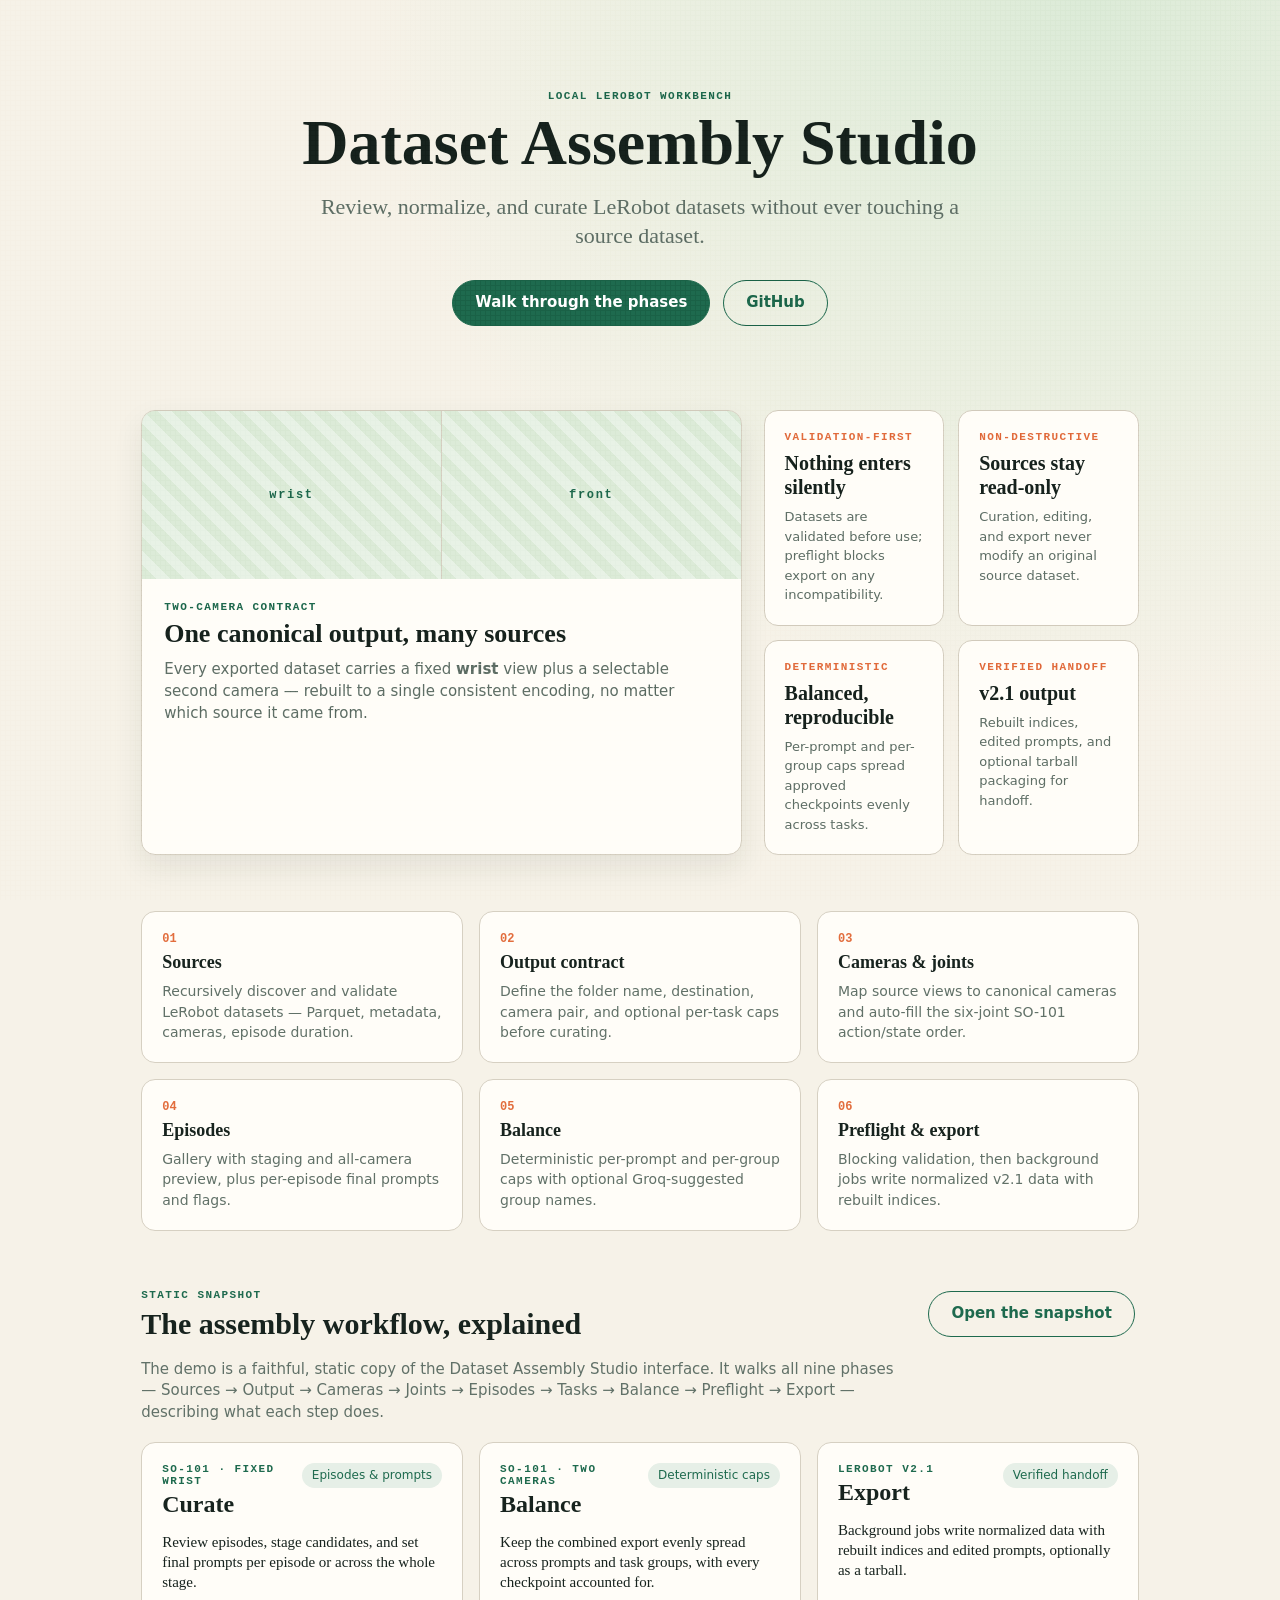
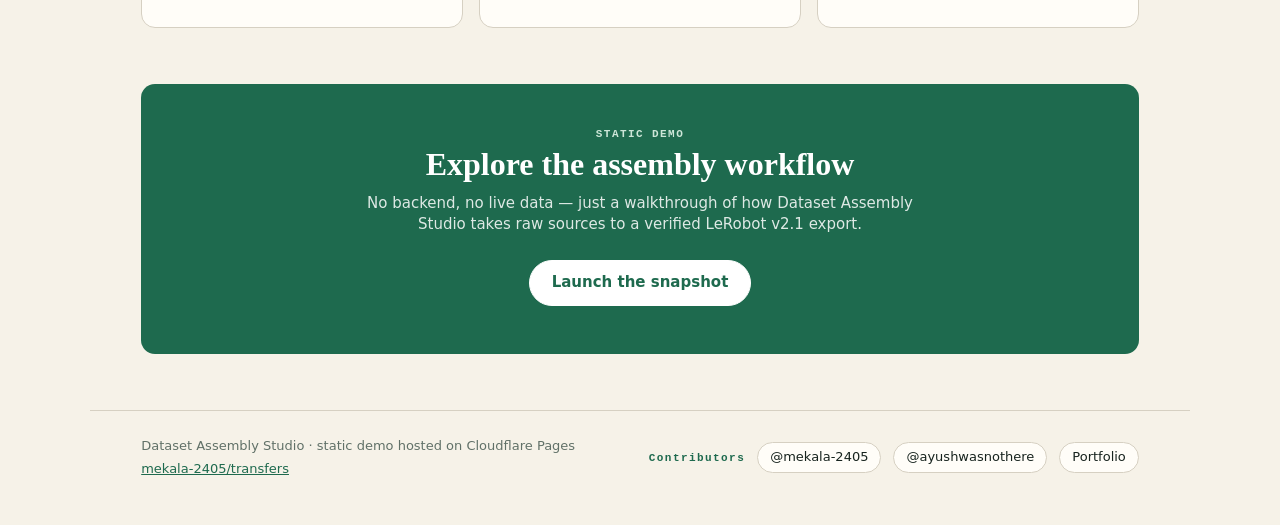
<file: site/index.html>
<!doctype html>
<html lang="en">
  <head>
    <meta charset="utf-8">
    <meta name="viewport" content="width=device-width,initial-scale=1">
    <title>Dataset Assembly Studio — curated LeRobot v2.1 datasets</title>
    <meta name="description" content="Dataset Assembly Studio: discover LeRobot datasets, curate episodes, balance selections, and export verified LeRobot v2.1 data.">
    <link rel="icon" type="image/png" sizes="32x32" href="favicon-32.png">
    <link rel="icon" type="image/png" sizes="192x192" href="favicon-192.png">
    <link rel="apple-touch-icon" href="favicon-192.png">
    <meta name="theme-color" content="#1e6a4e">
    <link rel="stylesheet" href="assets/site.css">
  </head>
  <body>
    <a class="skip" href="#main">Skip to content</a>
    <header>
      <p class="eyebrow">LOCAL LEROBOT WORKBENCH</p>
      <h1>Dataset Assembly Studio</h1>
      <p>Review, normalize, and curate LeRobot datasets without ever touching a source dataset.</p>
      <a class="btn primary" href="demo.html">Walk through the phases</a>
      <a class="btn" href="https://github.com/mekala-2405/transfers">GitHub</a>
    </header>

    <main id="main">
      <section class="hero">
        <div class="hero-card">
          <div class="hero-visual">
            <div class="cam-label">wrist</div>
            <div class="cam-label">front</div>
          </div>
          <div>
            <p class="eyebrow">TWO-CAMERA CONTRACT</p>
            <h2>One canonical output, many sources</h2>
            <p>Every exported dataset carries a fixed <strong>wrist</strong> view plus a selectable second camera — rebuilt to a single consistent encoding, no matter which source it came from.</p>
          </div>
        </div>
        <div class="stats-grid">
          <div><p class="stat-kicker">VALIDATION-FIRST</p><h3>Nothing enters silently</h3><p>Datasets are validated before use; preflight blocks export on any incompatibility.</p></div>
          <div><p class="stat-kicker">NON-DESTRUCTIVE</p><h3>Sources stay read-only</h3><p>Curation, editing, and export never modify an original source dataset.</p></div>
          <div><p class="stat-kicker">DETERMINISTIC</p><h3>Balanced, reproducible</h3><p>Per-prompt and per-group caps spread approved checkpoints evenly across tasks.</p></div>
          <div><p class="stat-kicker">VERIFIED HANDOFF</p><h3>v2.1 output</h3><p>Rebuilt indices, edited prompts, and optional tarball packaging for handoff.</p></div>
        </div>
      </section>

      <section class="feature-grid" aria-label="Workflow phases">
        <article><p class="step">01</p><h2>Sources</h2><p>Recursively discover and validate LeRobot datasets — Parquet, metadata, cameras, episode duration.</p></article>
        <article><p class="step">02</p><h2>Output contract</h2><p>Define the folder name, destination, camera pair, and optional per-task caps before curating.</p></article>
        <article><p class="step">03</p><h2>Cameras &amp; joints</h2><p>Map source views to canonical cameras and auto-fill the six-joint SO-101 action/state order.</p></article>
        <article><p class="step">04</p><h2>Episodes</h2><p>Gallery with staging and all-camera preview, plus per-episode final prompts and flags.</p></article>
        <article><p class="step">05</p><h2>Balance</h2><p>Deterministic per-prompt and per-group caps with optional Groq-suggested group names.</p></article>
        <article><p class="step">06</p><h2>Preflight &amp; export</h2><p>Blocking validation, then background jobs write normalized v2.1 data with rebuilt indices.</p></article>
      </section>

      <section class="datasets" aria-label="What the demo shows">
        <div class="section-head">
          <div><p class="eyebrow">STATIC SNAPSHOT</p><h2>The assembly workflow, explained</h2></div>
          <a class="btn" href="demo.html">Open the snapshot</a>
        </div>
        <p class="datasets-intro">The demo is a faithful, static copy of the Dataset Assembly Studio interface. It walks all nine phases — Sources → Output → Cameras → Joints → Episodes → Tasks → Balance → Preflight → Export — describing what each step does.</p>
        <div class="dataset-grid">
          <article class="dataset-card">
            <div class="card-head">
              <div><p class="eyebrow">SO-101 · FIXED WRIST</p><h3>Curate</h3></div>
              <span class="tag">Episodes &amp; prompts</span>
            </div>
            <p class="task">Review episodes, stage candidates, and set final prompts per episode or across the whole stage.</p>
          </article>
          <article class="dataset-card">
            <div class="card-head">
              <div><p class="eyebrow">SO-101 · TWO CAMERAS</p><h3>Balance</h3></div>
              <span class="tag">Deterministic caps</span>
            </div>
            <p class="task">Keep the combined export evenly spread across prompts and task groups, with every checkpoint accounted for.</p>
          </article>
          <article class="dataset-card">
            <div class="card-head">
              <div><p class="eyebrow">LEROBOT V2.1</p><h3>Export</h3></div>
              <span class="tag">Verified handoff</span>
            </div>
            <p class="task">Background jobs write normalized data with rebuilt indices and edited prompts, optionally as a tarball.</p>
          </article>
        </div>
      </section>

      <section class="cta">
        <p class="eyebrow">STATIC DEMO</p>
        <h2>Explore the assembly workflow</h2>
        <p>No backend, no live data — just a walkthrough of how Dataset Assembly Studio takes raw sources to a verified LeRobot v2.1 export.</p>
        <a class="btn primary" href="demo.html">Launch the snapshot</a>
      </section>
    </main>

    <footer>
      <div class="footer-main">
        <p>Dataset Assembly Studio · static demo hosted on Cloudflare Pages</p>
        <p><a href="https://github.com/mekala-2405/transfers">mekala-2405/transfers</a></p>
      </div>
      <div class="contributors" aria-label="Contributors">
        <span class="footer-label">Contributors</span>
        <a href="https://github.com/mekala-2405">@mekala-2405</a>
        <a href="https://github.com/ayushwasnothere">@ayushwasnothere</a>
        <a href="https://mharsh.me">Portfolio</a>
      </div>
    </footer>
  </body>
</html>
</file>
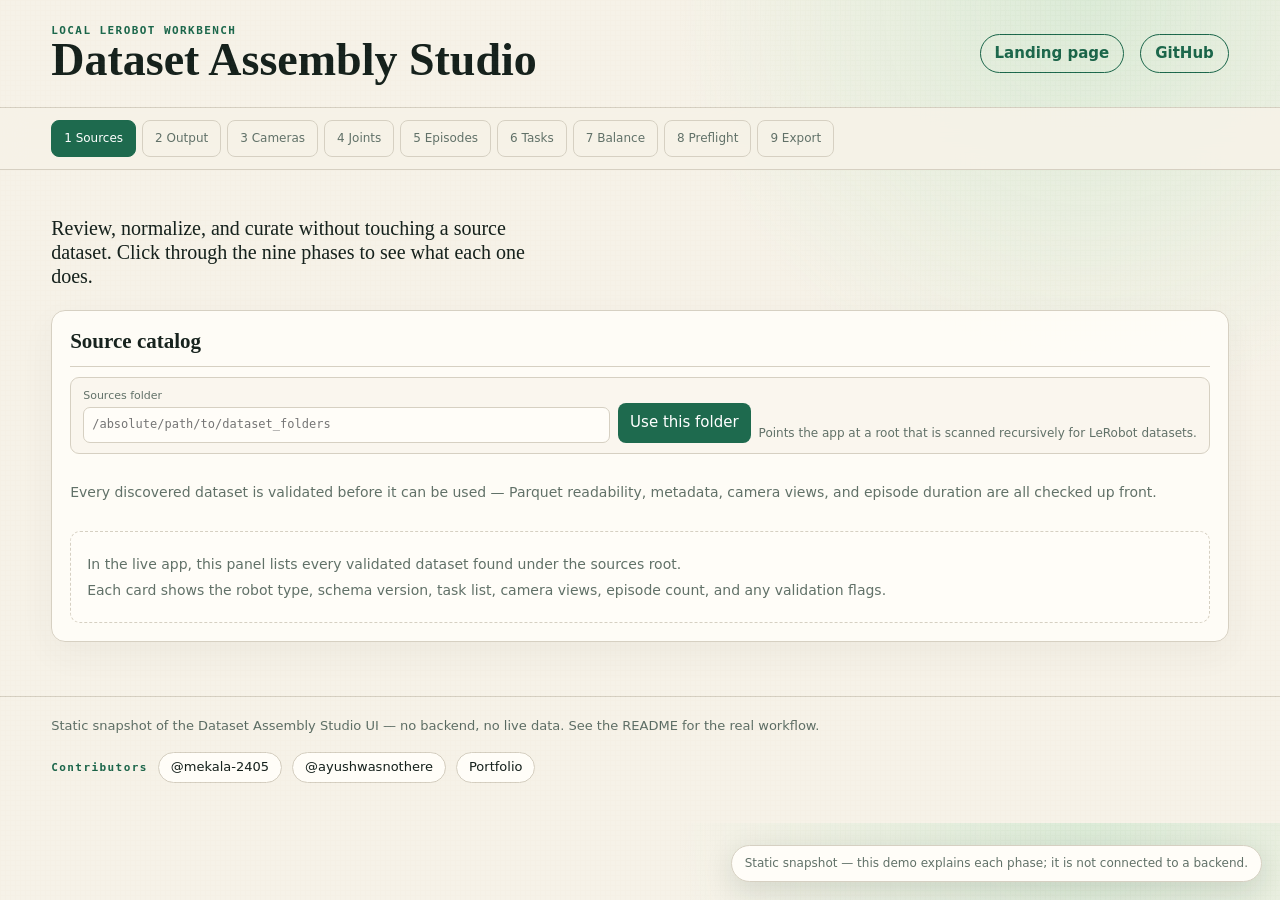
<file: site/demo.html>
<!doctype html>
<html lang="en">
  <head>
    <meta charset="utf-8">
    <meta name="viewport" content="width=device-width,initial-scale=1">
    <link rel="icon" type="image/png" sizes="32x32" href="favicon-32.png">
    <link rel="icon" type="image/png" sizes="192x192" href="favicon-192.png">
    <link rel="apple-touch-icon" href="favicon-192.png">
    <meta name="theme-color" content="#1e6a4e">
    <link rel="stylesheet" href="assets/style.css">
    <link rel="stylesheet" href="assets/source-groups.css">
    <link rel="stylesheet" href="assets/phases.css">
    <link rel="stylesheet" href="assets/episodes.css">
    <link rel="stylesheet" href="assets/autosave.css">
    <style>
      .static-link{display:inline-block;border:1px solid var(--leaf);border-radius:999px;padding:8px 14px;text-decoration:none;color:var(--leaf);font-weight:600;margin-left:8px;background:transparent}
      .phase-blurb{color:var(--muted);font-size:14px;line-height:1.5;margin:14px 0}
      .phase-blurb p{margin:6px 0}
      .catalog-empty{border:1px dashed var(--line);border-radius:10px;padding:16px;margin-top:14px;background:var(--panel)}
      .catalog-empty p{color:var(--muted);font-size:14px;margin:6px 0}
      .gallery-note,.included-note{border:1px dashed var(--line);border-radius:10px;padding:14px;color:var(--muted);font-size:14px;background:var(--panel)}
      .preflight-static{border:1px solid var(--line);border-radius:10px;padding:16px;background:var(--panel)}
      .preflight-static p{color:var(--ink);font-weight:600;margin:0 0 8px}
      .preflight-static ul{margin:0;padding-left:18px;color:var(--muted);line-height:1.7}
      .static-footer{max-width:1500px;margin:30px auto 0;padding:20px clamp(18px,4vw,60px) 40px;border-top:1px solid var(--line);color:var(--muted);font-size:13px}
      .phase-blurb code{background:#eef4ee;border-radius:4px;padding:1px 5px;font-size:12px}
      .media-switch{display:flex;flex-wrap:wrap;gap:6px}
      .media-chip{border:1px solid var(--line);background:var(--panel);border-radius:999px;padding:6px 12px;color:var(--ink);font-weight:600;cursor:pointer;font-size:12px}
      .media-chip.active{background:var(--leaf);color:#fff;border-color:var(--leaf)}
      .episode-tile-focus{appearance:none;background:transparent;border:0;color:inherit;cursor:pointer}
      .static-footer{display:flex;justify-content:space-between;align-items:center;gap:16px;flex-wrap:wrap}
      .contributors{display:flex;align-items:center;gap:10px;flex-wrap:wrap}
      .footer-label{font:700 11px ui-monospace,monospace;letter-spacing:.13em;color:var(--leaf)}
      .contributors a{text-decoration:none;border:1px solid var(--line);border-radius:999px;padding:5px 12px;color:var(--ink);background:var(--panel)}
      .contributors a:hover{border-color:var(--leaf);color:var(--leaf)}
    </style>
    <title>Dataset Assembly Studio</title>
  </head>
  <body>
    <a class="skip" href="#workspace">Skip to workspace</a>
    <header>
      <div><p class="eyebrow">LOCAL LEROBOT WORKBENCH</p><h1>Dataset Assembly Studio</h1></div>
      <div class="header-actions">
        <a class="static-link" href="index.html">Landing page</a>
        <a class="static-link" href="https://github.com/mekala-2405/transfers">GitHub</a>
      </div>
    </header>
    <div id="save-banner" class="save-banner" aria-live="polite">Static snapshot — this demo explains each phase; it is not connected to a backend.</div>
    <nav class="phase-nav" aria-label="Dataset assembly phases">
      <button class="phase-tab active" data-phase="sources">1 Sources</button>
      <button class="phase-tab" data-phase="output">2 Output</button>
      <button class="phase-tab" data-phase="cameras">3 Cameras</button>
      <button class="phase-tab" data-phase="joints">4 Joints</button>
      <button class="phase-tab" data-phase="episodes">5 Episodes</button>
      <button class="phase-tab" data-phase="tasks">6 Tasks</button>
      <button class="phase-tab" data-phase="balance">7 Balance</button>
      <button class="phase-tab" data-phase="preflight">8 Preflight</button>
      <button class="phase-tab" data-phase="export">9 Export</button>
    </nav>
    <main id="workspace">
      <section class="hero">
        <div><p>Review, normalize, and curate without touching a source dataset. Click through the nine phases to see what each one does.</p></div>
      </section>

      <section id="sources" class="phase-panel active">
        <aside class="catalog-panel">
          <div class="section-title"><h2>Source catalog</h2></div>
          <div class="sources-root-control" aria-label="Sources folder">
            <label for="sources-root">Sources folder
              <input id="sources-root" type="text" placeholder="/absolute/path/to/dataset_folders" autocomplete="off">
            </label>
            <button type="button">Use this folder</button>
            <span class="hint" role="status">Points the app at a root that is scanned recursively for LeRobot datasets.</span>
          </div>
          <div class="flag-editor">
            <p class="phase-blurb">Every discovered dataset is validated before it can be used — Parquet readability, metadata, camera views, and episode duration are all checked up front.</p>
          </div>
          <div class="catalog-empty">
            <p>In the live app, this panel lists every validated dataset found under the sources root.</p>
            <p>Each card shows the robot type, schema version, task list, camera views, episode count, and any validation flags.</p>
          </div>
        </aside>
      </section>

      <section id="output" class="phase-panel">
        <section class="work-panel">
          <div class="phase-heading"><div><p class="eyebrow">PROJECT SETTINGS</p><h2>Output contract</h2><p>One verified LeRobot v2.1 dataset assembled from every approved checkpoint.</p></div><span class="schema-stamp">30 FPS · 640×480 · H.264</span></div>
          <div class="settings-grid">
            <label>Dataset folder name <input type="text" placeholder="e.g. assembled_lerobot_v21" disabled></label>
            <label>Output parent directory <input type="text" placeholder="/absolute/path/to/output" disabled></label>
          </div>
          <div class="camera-contract" aria-label="Output camera contract">
            <div><small>CAMERA 01 · FIXED</small><strong>wrist</strong><span>Required in every approved dataset</span></div>
            <label><small>CAMERA 02 · SELECTABLE</small><span class="hint">The canonical second view exported alongside wrist</span></label>
          </div>
          <p class="phase-blurb">Define the folder name, output directory, camera pair, and an optional per-task episode cap before any source is opened.</p>
        </section>
      </section>

      <section id="cameras" class="phase-panel">
        <section class="work-panel">
          <div class="phase-heading"><div><p class="eyebrow">CURRENT DATASET</p><h2>Camera mapping</h2><p class="hint">Map each source camera view to the canonical output camera.</p></div><span class="schema-stamp">Per-dataset mapping</span></div>
          <div class="choices">
            <div class="choice"><div><span class="key">CAMERA 01 · FIXED</span><strong>wrist ← source view</strong></div><span class="ok">✓ mapped</span></div>
            <div class="choice"><div><span class="key">CAMERA 02 · SELECTABLE</span><strong>front ← source view</strong></div><span class="ok">✓ mapped</span></div>
          </div>
          <p class="phase-blurb">Source datasets rarely share the same camera names. Here you choose which recorded view feeds the fixed wrist output and which feeds the selectable second camera.</p>
        </section>
      </section>

      <section id="joints" class="phase-panel">
        <section class="work-panel">
          <div class="phase-heading"><div><p class="eyebrow">CURRENT DATASET</p><h2>Joint mapping</h2><p class="hint">Action and observation state in one canonical six-joint order.</p></div><span class="schema-stamp">Auto-suggested</span></div>
          <p class="joint-intro">Action and observation state are exported in the same canonical six-joint SO-101 order. Suggested mappings are filled automatically; change a selector only when the source order differs.</p>
          <div class="choices">
            <div class="choice"><div><span class="key">CANONICAL ORDER</span><strong>shoulder_pan · shoulder_lift · elbow_flex · wrist_flex · wrist_roll · gripper</strong></div><span class="ok">✓ auto-mapped</span></div>
          </div>
          <p class="phase-blurb">Apply the same canonical order to every dataset so the combined export stays consistent across sources.</p>
        </section>
      </section>

      <section id="episodes" class="phase-panel">
        <section class="work-panel wide-panel">
          <div class="section-title">
            <h2>Assembly tray</h2>
            <div class="episode-bulk-actions">
              <button class="quiet" type="button" disabled>Stage all usable</button>
              <button class="quiet danger" type="button" disabled>Clear stage</button>
            </div>
          </div>
          <div class="phase-blurb">
            <p>Review every episode of the current dataset in a gallery with staging and all-camera preview.</p>
            <p>Episodes are checked for consistency — frame counts, camera coverage, and task association — before they can be added to the temporary stage.</p>
          </div>
          <section class="episode-group-panel" aria-labelledby="episode-group-heading">
            <div class="episode-group-toolbar">
              <div>
                <p class="eyebrow">DIVERSITY SAMPLER</p>
                <h3 id="episode-group-heading">Subtask groups</h3>
                <p>Build a temporary stage with exact per-variant counts or a total subgroup cap. Nothing enters the real recipe until you commit it in Tasks.</p>
              </div>
              <span class="schema-stamp">Deterministic spread</span>
            </div>
          </section>
          <div class="episode-review-layout">
            <section>
              <div class="gallery-heading">
                <div><h3>Episode gallery</h3><small>Real footage from the featured datasets — click an episode to preview its cameras.</small></div>
                <div class="media-switch" id="media-switch" aria-label="Choose a dataset"></div>
              </div>
              <div id="episode-gallery" class="episode-gallery"></div>
            </section>
            <section id="episode-detail" class="episode-detail"><p class="empty">Choose an episode to preview its front and wrist cameras.</p></section>
          </div>
          <div class="output-reminder"><span>Output cameras</span><strong>wrist</strong><span>+</span><strong>front</strong><small>Change these in Output; map source views in Cameras.</small></div>
        </section>
      </section>

      <section id="tasks" class="phase-panel">
        <section class="work-panel">
          <div class="phase-heading"><div><p class="eyebrow">TEMPORARY · CURRENT DATASET</p><h2>Staged episode tray</h2><p>Include or exclude episodes individually from each row, or use the bulk controls for the whole stage.</p></div><span class="schema-stamp">Per-episode inclusion</span></div>
          <div class="task-bulk-controls">
            <label for="bulk-task-prompt">Prompt for every staged episode
              <input id="bulk-task-prompt" maxlength="500" placeholder="Prepare a shared final prompt" disabled>
            </label>
          </div>
          <p class="phase-blurb">Prepare a shared prompt for the whole stage, or review each episode individually and apply a unique final prompt before committing it to the saved recipe.</p>
          <section class="included-episodes-panel" aria-labelledby="included-episodes-heading">
            <div class="phase-heading">
              <div><p class="eyebrow">SAVED RECIPE · CURRENT DATASET</p><h3 id="included-episodes-heading">Included episodes</h3><p>This list is independent of the temporary stage and always shows what is currently included.</p></div>
            </div>
            <div class="included-note">Included episodes are listed here with their final prompts; edit or exclude them at any time.</div>
          </section>
        </section>
      </section>

      <section id="balance" class="phase-panel">
        <section class="work-panel">
          <div class="phase-heading"><div><p class="eyebrow">ALL APPROVED CHECKPOINTS</p><h2>Global balance</h2><p>Draft and excluded checkpoints never enter these counts.</p></div><button class="quiet" type="button" disabled>Refresh approved data</button></div>
          <div class="balance-legend"><span><i class="selected-key"></i> Selected</span><span><i class="retained-key"></i> Retained after cap</span></div>
          <p class="phase-blurb">Deterministic per-prompt and per-task-group caps spread the approved checkpoints evenly across tasks, so one task cannot dominate the combined export.</p>
          <section class="task-group-panel" aria-labelledby="task-group-heading">
            <div class="task-group-toolbar">
              <div><p class="eyebrow">LOCAL CLUSTERS · GROQ NAMES</p><h3 id="task-group-heading">Task groups</h3><p>Groups organize balancing only. Approved and exported prompts are never changed.</p></div>
              <button type="button" disabled>Generate names with Groq</button>
            </div>
          </section>
        </section>
      </section>

      <section id="preflight" class="phase-panel">
        <section class="work-panel wide-panel">
          <div class="phase-heading"><div><p class="eyebrow">BLOCKING VALIDATION</p><h2>Preflight</h2><p>Nothing is silently dropped. Resolve every blocker before export.</p></div><button type="button" disabled>Run preflight</button></div>
          <div class="preflight-static">
            <p><strong>What it verifies:</strong></p>
            <ul>
              <li>Every approved checkpoint is present and readable.</li>
              <li>The two-camera output contract holds across the whole selection.</li>
              <li>Joint and camera mappings are consistent with the export schema.</li>
              <li>Task-group caps are respected and no checkpoint is dropped silently.</li>
            </ul>
          </div>
          <section class="manifest-section"><div class="section-title"><h3>Frozen manifest preview</h3></div><p class="hint">After preflight passes, the export manifest is shown here before anything is written.</p></section>
        </section>
      </section>

      <section id="export" class="phase-panel">
        <section class="work-panel wide-panel">
          <div class="phase-heading"><div><p class="eyebrow">FINAL HANDOFF</p><h2>Export</h2><p>Reconfirm the two-camera contract, then run the verified export in the background.</p></div><span id="export-readiness" class="readiness">Preflight required</span></div>
          <div class="export-confirmation">
            <div class="camera-contract compact"><div><small>CAMERA 01</small><strong>wrist</strong><span>Fixed</span></div><label><small>CAMERA 02 · RECONFIRM</small><span class="hint">Must match the Output settings</span></label></div>
            <label class="confirmation-check"><input type="checkbox" disabled> I confirm this export includes every approved checkpoint that passes the global task cap, with exactly these two cameras.</label>
          </div>
          <p class="phase-blurb">The export runs as a background job: normalized v2.1 data with rebuilt indices and edited prompts, optionally packaged as a <code>.tar.gz</code> archive. Job progress is shown in the jobs list below.</p>
          <section class="jobs-section"><div class="section-title"><h3>Export jobs</h3></div><p class="hint">Completed exports appear here with their status and archive path.</p></section>
        </section>
      </section>
    </main>
    <footer class="static-footer">
      <p>Static snapshot of the Dataset Assembly Studio UI — no backend, no live data. See the README for the real workflow.</p>
      <div class="contributors" aria-label="Contributors">
        <span class="footer-label">Contributors</span>
        <a href="https://github.com/mekala-2405">@mekala-2405</a>
        <a href="https://github.com/ayushwasnothere">@ayushwasnothere</a>
        <a href="https://mharsh.me">Portfolio</a>
      </div>
    </footer>
    <script src="assets/media.js"></script>
    <script>
      const MEDIA = window.DEMO_MEDIA;

      document.querySelectorAll(".phase-tab").forEach((tab) => {
        tab.addEventListener("click", () => {
          document.querySelectorAll(".phase-tab").forEach((t) => t.classList.toggle("active", t === tab));
          document.querySelectorAll(".phase-panel").forEach((p) => p.classList.toggle("active", p.id === tab.dataset.phase));
        });
      });

      const mediaKeys = Object.keys(MEDIA);
      let currentMedia = mediaKeys[0];
      const switchBox = document.getElementById("media-switch");
      const gallery = document.getElementById("episode-gallery");
      const detail = document.getElementById("episode-detail");

      function makeVideo(src, controls) {
        const v = document.createElement("video");
        v.muted = true;
        v.loop = true;
        v.preload = "metadata";
        v.playsInline = true;
        if (controls) v.controls = true;
        const s = document.createElement("source");
        s.src = src;
        s.type = "video/mp4";
        v.appendChild(s);
        return v;
      }

      function renderMediaSwitch() {
        switchBox.innerHTML = "";
        mediaKeys.forEach((key) => {
          const b = document.createElement("button");
          b.type = "button";
          b.textContent = key;
          b.className = "media-chip" + (key === currentMedia ? " active" : "");
          b.addEventListener("click", () => { currentMedia = key; renderGallery(); });
          switchBox.appendChild(b);
        });
      }

      function renderGallery() {
        const d = MEDIA[currentMedia];
        gallery.innerHTML = "";
        detail.innerHTML = '<p class="empty">Choose an episode to preview its front and wrist cameras.</p>';
        let first = null;
        Object.entries(d.episodes).forEach(([idx, clip]) => {
          if (!first) first = clip;
          const tile = document.createElement("article");
          tile.className = "episode-tile";
          tile.innerHTML =
            '<button type="button" class="episode-tile-focus">' +
            '<img src="' + clip.poster + '" alt="Episode ' + idx + ' preview" loading="lazy">' +
            '<span class="episode-tile-title">Episode ' + idx + "</span>" +
            "<small>" + d.label + "</small>" +
            "</button>";
          tile.querySelector(".episode-tile-focus").addEventListener("click", () => {
            gallery.querySelectorAll(".episode-tile").forEach((t) => t.classList.remove("focused", "selected"));
            tile.classList.add("focused");
            renderDetail(idx, clip);
          });
          gallery.appendChild(tile);
        });
        if (first) {
          const key = Object.keys(d.episodes)[0];
          gallery.firstElementChild.classList.add("selected");
          renderDetail(key, first);
        }
      }

      function renderDetail(idx, clip) {
        detail.innerHTML = "";
        const h = document.createElement("h3");
        h.textContent = "Episode " + idx;
        detail.appendChild(h);
        const sub = document.createElement("p");
        sub.className = "hint";
        sub.textContent = MEDIA[currentMedia].label;
        detail.appendChild(sub);
        const grid = document.createElement("div");
        grid.className = "episode-previews";
        const cams = [["front", clip.front], ["wrist", clip.wrist]].filter(([, s]) => s);
        cams.forEach(([cam, src]) => {
          const fig = document.createElement("figure");
          fig.appendChild(makeVideo(src, true));
          const cap = document.createElement("figcaption");
          cap.textContent = cam;
          fig.appendChild(cap);
          grid.appendChild(fig);
        });
        if (!clip.wrist) {
          const fig = document.createElement("figure");
          const slot = document.createElement("div");
          slot.className = "camera-video-slot";
          slot.textContent = "wrist — no clip in this snapshot";
          fig.appendChild(slot);
          const cap = document.createElement("figcaption");
          cap.textContent = "wrist";
          fig.appendChild(cap);
          grid.appendChild(fig);
        }
        detail.appendChild(grid);
      }

      renderMediaSwitch();
      renderGallery();
    </script>
  </body>
</html>
</file>
<file: site/assets/site.css>
:root{--ink:#17231e;--muted:#617168;--paper:#f6f2e8;--panel:#fffdf8;--line:#d6d0c2;--leaf:#1e6a4e;--orange:#e26d3d;--red:#a83b35;--radius:14px}*{box-sizing:border-box}body{margin:0;background:radial-gradient(circle at 85% 0,#dcebd8 0,transparent 30%),var(--paper);color:var(--ink);font:15px/1.45 Inter,ui-sans-serif,system-ui,sans-serif}body:before{content:"";position:fixed;inset:0;pointer-events:none;opacity:.15;background-image:linear-gradient(90deg,#000 1px,transparent 1px),linear-gradient(#000 1px,transparent 1px);background-size:5px 5px;mix-blend-mode:soft-light}.skip{position:absolute;left:-999px}.skip:focus{left:1rem;top:1rem;z-index:2;background:#fff;padding:.5rem}a{color:var(--leaf)}.eyebrow{font:700 11px ui-monospace,monospace;letter-spacing:.13em;color:var(--leaf);margin:0}h1,h2,h3,p{margin:0}header{max-width:1100px;margin:auto;padding:clamp(40px,8vw,90px) clamp(18px,4vw,60px) 20px;text-align:center}h1{font:700 clamp(34px,6vw,64px)/1.02 Georgia,serif;margin:8px 0 18px}header>p:not(.eyebrow){font:500 clamp(17px,2.4vw,22px)/1.3 Georgia,serif;color:var(--muted);max-width:640px;margin:0 auto 26px}.btn{display:inline-block;border:1px solid var(--leaf);border-radius:999px;padding:11px 22px;margin:4px;text-decoration:none;color:var(--leaf);font-weight:600}.btn.primary{background:var(--leaf);color:#fff}main{max-width:1100px;margin:auto;padding:clamp(30px,6vw,60px) clamp(18px,4vw,60px) 0}.hero{display:grid;grid-template-columns:1.6fr 1fr;gap:22px;align-items:stretch}.hero-card{background:var(--panel);border:1px solid var(--line);border-radius:var(--radius);overflow:hidden;box-shadow:0 12px 30px rgba(23,39,30,.08)}.hero-visual{display:grid;grid-template-columns:1fr 1fr;gap:1px;background:var(--line)}.hero-visual .cam-label{aspect-ratio:16/9;display:flex;align-items:center;justify-content:center;background:repeating-linear-gradient(45deg,#dcebd8 0 10px,#e8f2e6 10px 20px);color:var(--leaf);font:700 12px ui-monospace,monospace;letter-spacing:.14em}.hero-card>div:last-child{padding:22px}.hero-card h2{font:700 clamp(20px,2.6vw,26px)/1.15 Georgia,serif;margin:6px 0 10px}.hero-card p:last-child{color:var(--muted)}.stats-grid{display:grid;grid-template-columns:1fr 1fr;gap:14px}.stats-grid>div{background:var(--panel);border:1px solid var(--line);border-radius:var(--radius);padding:20px;display:flex;flex-direction:column}.stats-grid .stat-kicker{font:700 11px ui-monospace,monospace;letter-spacing:.13em;color:var(--orange)}.stats-grid h3{font:700 clamp(17px,2vw,20px)/1.2 Georgia,serif;margin:8px 0 8px}.stats-grid p:not(.stat-kicker){color:var(--muted);font-size:13px;line-height:1.5}.feature-grid{display:grid;grid-template-columns:repeat(3,1fr);gap:16px;margin-top:clamp(30px,6vw,56px)}.feature-grid article{background:var(--panel);border:1px solid var(--line);border-radius:var(--radius);padding:20px}.feature-grid .step{font:700 12px ui-monospace,monospace;color:var(--orange)}.feature-grid h2{font:700 18px Georgia,serif;margin:6px 0 8px}.feature-grid p:last-child{color:var(--muted);font-size:14px}.datasets{margin-top:clamp(30px,6vw,56px)}.section-head{display:flex;justify-content:space-between;align-items:end;gap:18px;margin-bottom:18px}.section-head h2{font:700 clamp(22px,3vw,30px) Georgia,serif;margin-top:6px}.dataset-grid{display:grid;grid-template-columns:repeat(3,1fr);gap:16px}.dataset-card{background:var(--panel);border:1px solid var(--line);border-radius:var(--radius);padding:20px}.card-head{display:flex;justify-content:space-between;align-items:start;gap:12px}.card-head h3{font:700 clamp(19px,2.4vw,24px) Georgia,serif;margin-top:4px;word-break:break-all}.tag{background:#e6efe7;color:var(--leaf);border-radius:999px;padding:4px 10px;font-size:12px;white-space:nowrap}.dataset-card .task{font:500 15px/1.35 Georgia,serif;color:var(--ink);margin:14px 0}.datasets-intro{color:var(--muted);max-width:760px;margin-bottom:18px}.dataset-card ul{list-style:none;margin:0;padding:0;border-top:1px solid var(--line)}.dataset-card li{display:flex;justify-content:space-between;padding:8px 2px;border-bottom:1px solid var(--line);font-size:14px}.dataset-card li span{color:var(--muted)}.dataset-card li strong{font-variant-numeric:tabular-nums}.cta{text-align:center;background:var(--leaf);color:#fff;border-radius:var(--radius);padding:clamp(26px,5vw,44px);margin:clamp(30px,6vw,56px) 0} .cta .eyebrow{color:#cde6d8}.cta h2{font:700 clamp(22px,3vw,32px) Georgia,serif;margin:6px 0 10px}.cta p:not(.eyebrow){opacity:.85;max-width:560px;margin:0 auto 20px}.cta .btn{border-color:#fff;color:#fff}.cta .btn.primary{background:#fff;color:var(--leaf);border-color:#fff}footer{max-width:1100px;margin:auto;padding:26px clamp(18px,4vw,60px) 40px;border-top:1px solid var(--line);display:flex;justify-content:space-between;gap:14px;color:var(--muted);font-size:13px;flex-wrap:wrap}.footer-main{display:flex;flex-direction:column;gap:4px}.contributors{display:flex;align-items:center;gap:12px;flex-wrap:wrap}.footer-label{font:700 11px ui-monospace,monospace;letter-spacing:.13em;color:var(--leaf)}.contributors a{text-decoration:none;border:1px solid var(--line);border-radius:999px;padding:5px 12px;color:var(--ink);background:var(--panel);transition:border-color .15s,color .15s}.contributors a:hover{border-color:var(--leaf);color:var(--leaf)}@media(max-width:980px){.dataset-grid{grid-template-columns:1fr}.hero{grid-template-columns:1fr}.feature-grid{grid-template-columns:1fr 1fr}.stats-grid{grid-template-columns:1fr 1fr}.section-head{flex-direction:column;align-items:start}}@media(max-width:540px){.feature-grid{grid-template-columns:1fr}}
</file>
<file: site/assets/style.css>
:root{--ink:#17231e;--muted:#617168;--paper:#f6f2e8;--panel:#fffdf8;--line:#d6d0c2;--leaf:#1e6a4e;--orange:#e26d3d;--red:#a83b35;--radius:14px}*{box-sizing:border-box}body{margin:0;background:radial-gradient(circle at 85% 0,#dcebd8 0,transparent 30%),var(--paper);color:var(--ink);font:15px/1.45 Inter,ui-sans-serif,system-ui,sans-serif}body:before{content:"";position:fixed;inset:0;pointer-events:none;opacity:.15;background-image:linear-gradient(90deg,#000 1px,transparent 1px),linear-gradient(#000 1px,transparent 1px);background-size:5px 5px;mix-blend-mode:soft-light}.skip{position:absolute;left:-999px}.skip:focus{left:1rem;top:1rem;z-index:2;background:#fff;padding:.5rem}header,main{max-width:1500px;margin:auto;padding:24px clamp(18px,4vw,60px)}header{display:flex;justify-content:space-between;align-items:center;border-bottom:1px solid var(--line)}h1,h2,h3,p{margin:0}.eyebrow{font:700 11px ui-monospace,monospace;letter-spacing:.13em;color:var(--leaf)}h1{font:700 clamp(27px,4vw,46px)/1 Georgia,serif}.hero{display:flex;gap:30px;justify-content:space-between;align-items:end;margin:22px 0}.hero>div>p{font:500 20px/1.2 Georgia,serif;max-width:520px}.metrics{display:flex;flex-wrap:wrap;gap:10px;margin-top:16px}.metrics span,.status{padding:5px 9px;border-radius:999px;background:#e6efe7;color:var(--leaf);font-size:12px}.search{display:grid;gap:4px;color:var(--muted)}input,select,button{font:inherit}input,select{background:#fffdf8;border:1px solid var(--line);border-radius:7px;padding:8px}button{border:0;border-radius:8px;background:var(--leaf);color:#fff;padding:9px 12px;cursor:pointer}button.quiet{background:transparent;color:var(--leaf);border:1px solid var(--leaf)}button:focus-visible,input:focus-visible,select:focus-visible{outline:3px solid #f5b091;outline-offset:2px}.layout{display:grid;grid-template-columns:minmax(410px,1.15fr) minmax(330px,.85fr);gap:22px}.catalog-panel,.work-panel{background:color-mix(in srgb,var(--panel) 90%,transparent);border:1px solid var(--line);border-radius:var(--radius);padding:18px;box-shadow:0 12px 35px #3a4a3d0c}.section-title{display:flex;justify-content:space-between;align-items:center;gap:10px;border-bottom:1px solid var(--line);padding-bottom:12px}.section-title h2{font:700 21px Georgia,serif}.catalog{max-height:calc(100vh - 290px);overflow:auto;padding:12px 4px 4px}.dataset-card{padding:14px 0;border-bottom:1px solid var(--line)}.card-head{display:flex;gap:8px;justify-content:space-between}.card-head h3{font-size:14px;overflow-wrap:anywhere}.meta,.hint,.issues,.empty{color:var(--muted);font-size:12px}.issues{color:var(--red);margin-top:5px}.blocked{background:#f6dedb;color:var(--red)}details{margin-top:10px}summary{cursor:pointer;color:var(--leaf);font-weight:700}.mapping{display:grid;grid-template-columns:repeat(auto-fit,minmax(175px,1fr));gap:8px;margin:10px 0}.mapping label,.choice label,.balance{display:grid;gap:3px;font-size:12px;color:var(--muted)}.episodes{display:grid;gap:5px;max-height:240px;overflow:auto}.episode{display:flex;justify-content:space-between;gap:10px;text-align:left;background:#edf4ed;color:var(--ink);font-size:12px}.episode small{color:var(--muted)}.episode.disabled{background:#f2eee7;color:#8b887f;cursor:not-allowed}.work-panel{position:sticky;top:15px;height:max-content}.choices{display:grid;gap:10px;margin:14px 0}.choice{border-left:4px solid var(--orange);padding:8px 0 8px 10px;position:relative}.choice button{position:absolute;right:0;top:0;background:transparent;color:var(--red);font-size:21px;padding:0 6px}.choice p{font-size:12px;margin-bottom:5px}.slots{display:flex;gap:12px;margin:8px 0 14px}.balance{max-width:240px;margin-bottom:18px}.summary{display:grid;gap:6px}.summary div{display:flex;justify-content:space-between;gap:12px;border-bottom:1px dashed var(--line);padding:5px 0}.summary span{overflow:hidden;text-overflow:ellipsis;white-space:nowrap}.summary b{color:var(--leaf)}.notice{padding:10px;border-radius:8px}.good{background:#e6efe7;color:var(--leaf)}.bad{background:#f8e1dc;color:var(--red);padding-left:28px}@media(max-width:850px){header,.hero{align-items:start;flex-direction:column}.layout{grid-template-columns:1fr}.catalog{max-height:none}.work-panel{position:static}}
</file>
<file: site/assets/source-groups.css>
.source-group {
  margin: 8px 0;
  border: 1px solid var(--line);
  border-radius: 9px;
  background: #fffdf8;
}

.source-group > summary {
  display: flex;
  justify-content: space-between;
  gap: 12px;
  padding: 9px 11px;
  color: var(--ink);
  font-size: 13px;
}

.source-group > summary small {
  color: var(--muted);
  font-weight: 400;
}

.source-datasets { padding: 0 12px; }
.source-datasets .dataset-card { border-bottom: 0; }
</file>
<file: site/assets/phases.css>
.header-actions {
  display: flex;
  align-items: end;
  justify-content: flex-end;
  flex-wrap: wrap;
  gap: 8px;
}

.header-actions label {
  display: grid;
  gap: 3px;
  color: var(--muted);
  font-size: 12px;
}

.workspace-controls {
  display: grid;
  grid-template-columns: minmax(130px, 1fr) minmax(150px, 1fr) auto auto;
  align-items: end;
  gap: 8px;
  flex: 1 1 540px;
  min-width: min(100%, 330px);
}

.workspace-active {
  display: grid;
  gap: 3px;
  min-width: 0;
  color: var(--muted);
  font-size: 12px;
}

.workspace-active strong {
  overflow: hidden;
  color: var(--ink);
  font: 700 14px Georgia, serif;
  text-overflow: ellipsis;
  white-space: nowrap;
}

.workspace-controls select,
.workspace-controls button {
  min-height: 39px;
}

.workspace-dialog {
  width: min(620px, calc(100vw - 32px));
  max-width: calc(100vw - 32px);
  max-height: calc(100vh - 32px);
  max-block-size: calc(100dvh - 32px);
  padding: 0;
  overflow-x: hidden;
  overflow-y: auto;
  overscroll-behavior: contain;
  border: 1px solid var(--line);
  border-radius: var(--radius);
  color: var(--ink);
  background: var(--panel);
  box-shadow: 0 24px 65px #17231e42;
}

.workspace-dialog::backdrop {
  background: #17231e8c;
}

.workspace-dialog form {
  display: grid;
  gap: 15px;
  padding: clamp(20px, 4vw, 30px);
}

.dialog-heading {
  display: grid;
  gap: 6px;
}

.dialog-heading h2 {
  font: 700 clamp(25px, 5vw, 34px)/1.1 Georgia, serif;
}

.dialog-heading p:not(.eyebrow) {
  color: var(--muted);
}

.workspace-dialog label {
  display: grid;
  gap: 6px;
  color: var(--muted);
  font-size: 13px;
}

.workspace-dialog input {
  width: 100%;
  min-height: 42px;
  color: var(--ink);
}

.workspace-warning {
  padding: 13px 14px;
  border: 1px solid color-mix(in srgb, var(--red) 35%, var(--line));
  border-left: 4px solid var(--red);
  border-radius: 9px;
  color: var(--red);
  background: #f8e1dc;
  font-size: 13px;
}

.workspace-warning ul {
  display: grid;
  gap: 4px;
  margin: 7px 0 0;
  padding-left: 19px;
}

.workspace-transition {
  display: grid;
  grid-template-columns: repeat(2, minmax(0, 1fr));
  gap: 10px;
  margin: 0;
}

.workspace-transition > div {
  min-width: 0;
  padding: 10px;
  border: 1px solid var(--line);
  border-radius: 8px;
  background: var(--paper);
}

.workspace-transition dt {
  color: var(--muted);
  font-size: 11px;
}

.workspace-transition dd {
  overflow-wrap: anywhere;
  margin: 3px 0 0;
  font: 700 15px Georgia, serif;
}

.dialog-error {
  min-height: 1.45em;
  color: var(--red);
  font-size: 13px;
}

.dialog-actions {
  display: flex;
  flex-wrap: wrap;
  justify-content: flex-end;
  gap: 8px;
}

.flag-editor {
  display: flex;
  flex-wrap: wrap;
  gap: 0;
  min-width: 0;
}

.flag-editor input {
  flex: 1 1 190px;
  min-width: 0;
}

.phase-panel,
.catalog-panel,
.work-panel,
.hero > * {
  min-width: 0;
}

.phase-nav {
  position: sticky;
  z-index: 10;
  top: 0;
  display: flex;
  gap: 6px;
  overflow-x: auto;
  max-width: 1500px;
  margin: 0 auto;
  padding: 12px clamp(18px, 4vw, 60px);
  border-bottom: 1px solid var(--line);
  background: color-mix(in srgb, var(--paper) 92%, transparent);
  backdrop-filter: blur(12px);
}

.phase-tab {
  white-space: nowrap;
  background: transparent;
  color: var(--muted);
  border: 1px solid var(--line);
  font-size: 12px;
  transition: transform 160ms ease, color 160ms ease, background 160ms ease;
}

.phase-tab:hover {
  color: var(--ink);
  transform: translateY(-1px);
}

.phase-tab.active {
  background: var(--leaf);
  color: #fff;
  border-color: var(--leaf);
}

.phase-tab small {
  margin-left: 4px;
  font-weight: 700;
}

.phase-panel {
  display: none;
}

.phase-panel.active {
  display: block;
  animation: panel-in 180ms ease-out both;
}

.phase-panel .work-panel {
  position: relative;
  top: auto;
  width: min(100%, 1040px);
  max-width: 1040px;
  margin: auto;
}

.phase-panel .wide-panel {
  width: min(100%, 1320px);
  max-width: 1320px;
}

.phase-panel#sources.active {
  display: block;
}

.phase-panel#sources .catalog-panel {
  background: color-mix(in srgb, var(--panel) 90%, transparent);
  border: 1px solid var(--line);
  border-radius: var(--radius);
  padding: 18px;
  box-shadow: 0 12px 35px #3a4a3d0c;
}

.sources-root-control {
  display: flex;
  align-items: end;
  flex-wrap: wrap;
  gap: 8px;
  margin: 10px 0 14px;
  padding: 10px 12px;
  border: 1px solid var(--line);
  border-radius: 9px;
  background: color-mix(in srgb, var(--paper) 60%, var(--panel));
}

.sources-root-control label {
  display: grid;
  flex: 1 1 320px;
  min-width: 0;
  gap: 3px;
  color: var(--muted);
  font-size: 11px;
}

.sources-root-control input {
  width: 100%;
  min-width: 0;
  font-family: ui-monospace, monospace;
  font-size: 12px;
}

.sources-root-control .inline-status {
  flex-basis: 100%;
}

.phase-panel#sources .catalog {
  max-height: calc(100vh - 340px);
  overflow: auto;
  padding: 12px 4px 4px;
}

.phase-heading {
  display: flex;
  align-items: start;
  justify-content: space-between;
  gap: 24px;
  padding-bottom: 18px;
  margin-bottom: 20px;
  border-bottom: 1px solid var(--line);
}

.phase-heading h2 {
  margin: 2px 0 5px;
  font: 700 clamp(23px, 3vw, 32px)/1.1 Georgia, serif;
}

.phase-heading p:not(.eyebrow) {
  max-width: 650px;
  color: var(--muted);
}

.schema-stamp,
.readiness {
  flex: none;
  padding: 8px 11px;
  border: 1px solid var(--line);
  border-radius: 999px;
  color: var(--muted);
  background: var(--paper);
  font: 700 11px ui-monospace, monospace;
  letter-spacing: .04em;
}

.readiness.ready {
  color: var(--leaf);
  border-color: color-mix(in srgb, var(--leaf) 45%, var(--line));
  background: #e6efe7;
}

.readiness.blocked {
  color: var(--red);
  border-color: color-mix(in srgb, var(--red) 35%, var(--line));
  background: #f8e1dc;
}

.settings-grid {
  display: grid;
  grid-template-columns: repeat(2, minmax(0, 1fr));
  gap: 18px;
}

.settings-grid > label {
  display: grid;
  align-content: start;
  gap: 6px;
  color: var(--muted);
  font-size: 12px;
}

.settings-grid input,
.settings-grid select {
  min-height: 42px;
  color: var(--ink);
}

.camera-contract {
  grid-column: 1 / -1;
  display: grid;
  grid-template-columns: repeat(2, minmax(0, 1fr));
  gap: 12px;
  padding: 12px;
  border: 1px solid var(--line);
  border-radius: 12px;
  background: linear-gradient(125deg, #f1eee5, #fffdf8);
}

.camera-contract > div,
.camera-contract > label {
  display: grid;
  grid-template-columns: 1fr auto;
  align-items: center;
  gap: 3px 12px;
  min-height: 92px;
  padding: 14px;
  border-radius: 9px;
  background: var(--panel);
  box-shadow: inset 3px 0 0 var(--orange);
}

.camera-contract small {
  grid-column: 1 / -1;
  color: var(--muted);
  font: 700 10px ui-monospace, monospace;
  letter-spacing: .08em;
}

.camera-contract strong,
.camera-contract select {
  color: var(--ink);
  font: 700 21px Georgia, serif;
}

.camera-contract span {
  grid-column: 1 / -1;
  color: var(--muted);
  font-size: 11px;
}

.camera-contract.compact {
  grid-template-columns: repeat(2, minmax(220px, 1fr));
  padding: 0;
  border: 0;
  background: none;
}

.form-actions,
.export-actions {
  grid-column: 1 / -1;
  display: flex;
  align-items: center;
  gap: 12px;
}

.inline-status.saving {
  color: var(--orange);
}

.inline-status.saved {
  color: var(--leaf);
}

.inline-status.failed {
  color: var(--red);
}

#camera-change-notice {
  margin-top: 18px;
}

.contract-mini {
  display: grid;
  grid-template-columns: auto auto auto;
  align-items: center;
  gap: 6px;
  padding: 8px 11px;
  border-radius: 9px;
  background: #edf4ed;
  color: var(--leaf);
}

.contract-mini small {
  grid-column: 1 / -1;
  color: var(--muted);
  font: 700 9px ui-monospace, monospace;
  letter-spacing: .08em;
}

.camera-choice {
  display: grid;
  grid-template-columns: minmax(160px, .65fr) minmax(240px, 1fr) minmax(190px, .55fr);
  align-items: start;
  gap: 14px;
  padding: 14px 14px 14px 16px;
  border: 1px solid var(--line);
  border-left: 4px solid var(--orange);
  border-radius: 10px;
  background: var(--panel);
}

.camera-choice .preview-button {
  position: static;
  justify-self: start;
  color: var(--leaf);
  border-color: var(--leaf);
  font-size: 12px;
  padding: 8px 10px;
}

.camera-choice .preview-target {
  grid-column: 2;
  min-width: 0;
}

.camera-choice .preview-target:empty {
  display: none;
}

.camera-choice video {
  display: block;
  width: 100%;
  max-height: 280px;
  border-radius: 7px;
  background: #111;
}

.camera-choice label {
  grid-column: 3;
  grid-row: 1 / span 2;
}

.camera-choice .map-warning {
  grid-column: 1 / 3;
  padding: 7px 9px;
  border-radius: 6px;
  background: #f8e1dc;
  color: var(--red);
}

.joint-intro {
  margin: -7px 0 18px;
  color: var(--muted);
  font-size: 13px;
}

.joint-grid {
  overflow: hidden;
  border: 1px solid var(--line);
  border-radius: 11px;
  background: var(--panel);
}

.joint-row {
  display: grid;
  grid-template-columns: minmax(150px, .7fr) minmax(220px, 1fr) minmax(220px, 1fr);
  align-items: center;
  gap: 14px;
  padding: 11px 14px;
  border-top: 1px solid var(--line);
}

.joint-row:first-child {
  border-top: 0;
}

.joint-row > strong {
  color: var(--leaf);
  font: 700 12px ui-monospace, monospace;
}

.joint-row label {
  display: grid;
  gap: 4px;
}

.joint-row label small,
.joint-head {
  color: var(--muted);
  font: 700 9px ui-monospace, monospace;
  letter-spacing: .07em;
  text-transform: uppercase;
}

.joint-head {
  min-height: 35px;
  background: #f1eee5;
}

.schema-stamp.ready {
  color: var(--leaf);
  border-color: color-mix(in srgb, var(--leaf) 45%, var(--line));
  background: #e6efe7;
}

.schema-stamp.blocked {
  color: var(--red);
  border-color: color-mix(in srgb, var(--red) 35%, var(--line));
  background: #f8e1dc;
}

.episode-bulk-actions {
  display: flex;
  flex-wrap: wrap;
  gap: 8px;
}

.output-reminder {
  display: flex;
  align-items: center;
  flex-wrap: wrap;
  gap: 7px;
  margin-top: 18px;
  padding: 10px 12px;
  border-top: 1px solid var(--line);
  color: var(--muted);
  font-size: 12px;
}

.output-reminder strong {
  color: var(--leaf);
}

.output-reminder small {
  margin-left: auto;
}

.checkpoint-history {
  margin: 8px 0 12px;
  padding: 10px 12px;
  border: 1px solid var(--line);
  border-radius: 8px;
  background: #f7f4ec;
}

.checkpoint-history > small {
  color: var(--muted);
  font: 700 9px ui-monospace, monospace;
  letter-spacing: .08em;
}

.checkpoint-history ol {
  display: grid;
  gap: 5px;
  margin: 8px 0 0;
  padding-left: 22px;
}

.checkpoint-history li span,
.checkpoint-history li small {
  display: block;
  color: var(--muted);
  font-size: 11px;
}

.balance-legend {
  display: flex;
  gap: 18px;
  margin: 18px 0 8px;
  color: var(--muted);
  font-size: 11px;
}

.balance-legend span {
  display: flex;
  align-items: center;
  gap: 6px;
}

.balance-legend i {
  width: 9px;
  height: 9px;
  border-radius: 50%;
}

.selected-key {
  background: var(--orange);
}

.retained-key {
  background: var(--leaf);
}

.task-group-panel {
  margin: 18px 0 22px;
  padding: 18px;
  border: 1px solid color-mix(in srgb, var(--leaf) 24%, var(--line));
  border-radius: 16px;
  background:
    linear-gradient(135deg, color-mix(in srgb, var(--leaf) 7%, var(--panel)), var(--panel) 56%);
}

.task-group-toolbar,
.task-group-actions,
.task-group-card > header,
.task-group-name-editor {
  display: flex;
  align-items: center;
  justify-content: space-between;
  gap: 14px;
}

.task-group-toolbar h3 {
  margin: 2px 0;
  font: 700 22px Georgia, serif;
}

.task-group-toolbar p:not(.eyebrow),
.task-group-card header p {
  color: var(--muted);
  font-size: 12px;
}

.task-group-actions {
  flex: 0 0 auto;
}

.task-group-actions label {
  display: grid;
  gap: 3px;
  color: var(--muted);
  font-size: 11px;
}

.task-group-status {
  margin-top: 12px;
}

.task-group-grid {
  display: grid;
  gap: 12px;
  margin-top: 12px;
}

.task-group-card {
  overflow: hidden;
  border: 1px solid var(--line);
  border-radius: 12px;
  background: var(--panel);
}

.task-group-card > header {
  padding: 15px;
  border-bottom: 1px solid var(--line);
}

.task-group-card h4 {
  margin: 4px 0 2px;
  font: 700 18px Georgia, serif;
}

.group-state {
  display: inline-flex;
  padding: 3px 7px;
  border-radius: 999px;
  color: #87531d;
  background: #f6e8cf;
  font: 700 9px ui-monospace, monospace;
  letter-spacing: .06em;
  text-transform: uppercase;
}

.group-state.approved {
  color: var(--leaf);
  background: #e3efe6;
}

.task-group-card dl {
  display: flex;
  gap: 16px;
  margin: 0;
}

.task-group-card dl div {
  display: grid;
  min-width: 54px;
  text-align: right;
}

.task-group-card dt {
  color: var(--muted);
  font-size: 9px;
  letter-spacing: .06em;
  text-transform: uppercase;
}

.task-group-card dd {
  margin: 0;
  color: var(--leaf);
  font: 700 18px Georgia, serif;
}

.task-group-name-editor {
  padding: 12px 15px;
  background: color-mix(in srgb, var(--paper) 55%, var(--panel));
}

.task-group-name-editor label {
  display: grid;
  flex: 1;
  gap: 3px;
  color: var(--muted);
  font-size: 10px;
}

.task-group-cap {
  display: grid;
  gap: 9px;
  padding: 13px 15px;
  border-top: 1px solid var(--line);
  background: color-mix(in srgb, var(--leaf) 4%, var(--panel));
}

.task-group-cap-heading,
.task-group-cap-controls {
  display: flex;
  align-items: center;
  gap: 12px;
}

.task-group-cap-heading {
  justify-content: space-between;
}

.task-group-cap-heading label {
  color: var(--ink);
  font-size: 11px;
  font-weight: 700;
}

.task-group-cap-heading output {
  color: var(--leaf);
  font: 700 15px Georgia, serif;
}

.task-group-cap-controls input[type="range"] {
  flex: 1;
  min-width: 140px;
  padding: 0;
  accent-color: var(--leaf);
}

.task-group-cap-controls input[type="number"] {
  width: 82px;
  text-align: right;
}

.task-group-cap-controls button {
  flex: 0 0 auto;
}

.task-group-cap small {
  color: var(--muted);
  font-size: 10px;
}

.task-group-card details {
  margin: 0;
  padding: 0 15px 13px;
}

.task-group-card summary {
  padding: 11px 0 0;
  font-size: 11px;
}

.task-group-prompts {
  display: grid;
  margin-top: 9px;
  border-top: 1px solid var(--line);
}

.task-group-prompts > div {
  display: grid;
  grid-template-columns: minmax(180px, 1fr) 70px 70px;
  gap: 10px;
  padding: 8px 0;
  border-bottom: 1px solid var(--line);
  font-size: 11px;
}

.task-group-prompts span {
  overflow-wrap: anywhere;
}

.task-group-prompts b {
  color: var(--leaf);
  text-align: right;
}

.balance-table {
  display: grid;
  border-top: 1px solid var(--line);
}

.balance-row {
  display: grid;
  grid-template-columns: minmax(240px, 1fr) 90px 90px minmax(130px, .4fr);
  align-items: center;
  gap: 12px;
  min-height: 48px;
  padding: 7px 4px;
  border-bottom: 1px solid var(--line);
}

.balance-row > span {
  overflow: hidden;
  text-overflow: ellipsis;
  white-space: nowrap;
}

.balance-row > b {
  color: var(--leaf);
  text-align: right;
}

.balance-head {
  min-height: 34px;
  color: var(--muted);
  font: 700 10px ui-monospace, monospace;
  letter-spacing: .06em;
  text-transform: uppercase;
}

.balance-head b {
  color: var(--muted);
}

.retention-bar,
.progress-track {
  height: 7px;
  overflow: hidden;
  border-radius: 999px;
  background: #e5e0d5;
}

.retention-bar i,
.progress-track i {
  display: block;
  height: 100%;
  border-radius: inherit;
  background: var(--leaf);
  transition: width 240ms ease;
}

.blocker-groups {
  display: grid;
  gap: 12px;
  margin-top: 18px;
}

.blocker-group {
  overflow: hidden;
  border: 1px solid color-mix(in srgb, var(--red) 30%, var(--line));
  border-radius: 11px;
  background: var(--panel);
}

.blocker-head {
  display: flex;
  align-items: center;
  justify-content: space-between;
  gap: 14px;
  padding: 13px 15px;
  background: #f8e1dc;
}

.blocker-head small {
  color: var(--red);
  font: 700 9px ui-monospace, monospace;
  letter-spacing: .08em;
}

.blocker-head h3 {
  overflow-wrap: anywhere;
  font-size: 14px;
}

.blocker-head > span {
  flex: none;
  color: var(--red);
  font-size: 11px;
}

.blocker-group ul {
  display: grid;
  margin: 0;
  padding: 0;
  list-style: none;
}

.blocker-group li {
  display: flex;
  align-items: center;
  justify-content: space-between;
  gap: 14px;
  padding: 12px 15px;
  border-top: 1px solid var(--line);
}

.blocker-group li:first-child {
  border-top: 0;
}

.blocker-group li b {
  color: var(--red);
  font: 700 10px ui-monospace, monospace;
  letter-spacing: .06em;
  text-transform: uppercase;
}

.blocker-group li p {
  margin: 2px 0;
}

.blocker-group li small {
  color: var(--muted);
}

.manifest-section,
.jobs-section {
  margin-top: 26px;
}

.manifest-section .section-title,
.jobs-section .section-title {
  margin-bottom: 12px;
}

.table-scroll {
  overflow-x: auto;
  border: 1px solid var(--line);
  border-radius: 10px;
}

.manifest-table {
  width: 100%;
  min-width: 880px;
  border-collapse: collapse;
  background: var(--panel);
  font-size: 12px;
}

.manifest-table th,
.manifest-table td {
  padding: 10px;
  border-bottom: 1px solid var(--line);
  text-align: left;
  vertical-align: top;
}

.manifest-table th {
  color: var(--muted);
  background: #f1eee5;
  font: 700 9px ui-monospace, monospace;
  letter-spacing: .07em;
  text-transform: uppercase;
}

.manifest-table td:nth-child(2),
.manifest-table td:nth-child(4) {
  max-width: 280px;
  overflow: hidden;
  text-overflow: ellipsis;
  white-space: nowrap;
}

.export-confirmation {
  padding: 16px;
  border: 1px solid var(--line);
  border-radius: 12px;
  background: linear-gradient(125deg, #f1eee5, var(--panel));
}

.confirmation-check {
  display: flex;
  align-items: start;
  gap: 9px;
  margin: 16px 0;
  color: var(--ink);
}

.confirmation-check input {
  flex: none;
  margin-top: 3px;
}

.jobs-list {
  display: grid;
  grid-template-columns: repeat(auto-fit, minmax(300px, 1fr));
  gap: 12px;
}

.job-card {
  display: grid;
  align-content: start;
  gap: 10px;
  min-width: 0;
  padding: 14px;
  border: 1px solid var(--line);
  border-top: 4px solid var(--muted);
  border-radius: 11px;
  background: var(--panel);
}

.job-card.running,
.job-card.queued {
  border-top-color: var(--orange);
}

.job-card.completed {
  border-top-color: var(--leaf);
}

.job-card.failed,
.job-card.cancelled {
  border-top-color: var(--red);
}

.job-head {
  display: flex;
  align-items: start;
  justify-content: space-between;
  gap: 12px;
}

.job-head small {
  color: var(--muted);
  font: 700 9px ui-monospace, monospace;
}

.job-head h3 {
  text-transform: capitalize;
}

.job-head > strong {
  color: var(--leaf);
  font: 700 22px Georgia, serif;
}

.job-card > p {
  color: var(--muted);
  font-size: 12px;
}

.job-error {
  max-height: 160px;
  overflow: auto;
  margin: 0;
  padding: 9px;
  border-radius: 7px;
  background: #f8e1dc;
  color: var(--red);
  white-space: pre-wrap;
  overflow-wrap: anywhere;
  font-size: 11px;
}

.output-path {
  display: grid;
  gap: 3px;
}

.output-path span {
  font: 700 9px ui-monospace, monospace;
  letter-spacing: .06em;
  text-transform: uppercase;
}

.output-path code {
  overflow-wrap: anywhere;
  color: var(--ink);
}

button.danger {
  justify-self: start;
  color: var(--red);
  border-color: var(--red);
}

.archive-actions {
  display: flex;
  align-items: center;
  flex-wrap: wrap;
  gap: 8px;
  padding-top: 9px;
  border-top: 1px solid var(--line);
}

.button-link {
  display: inline-flex;
  align-items: center;
  min-height: 36px;
  padding: 7px 11px;
  border: 1px solid var(--leaf);
  border-radius: 7px;
  color: var(--leaf);
  background: var(--panel);
  font-size: 12px;
  font-weight: 700;
  text-decoration: none;
}

.archive-status {
  color: var(--muted);
}

.archive-status.failed {
  color: var(--red);
}

button:disabled {
  cursor: not-allowed;
  opacity: .5;
}

@keyframes panel-in {
  from {
    opacity: 0;
    transform: translateY(4px);
  }
  to {
    opacity: 1;
    transform: translateY(0);
  }
}

@media (max-width: 850px) {
  .header-actions {
    justify-content: flex-start;
  }

  .phase-nav {
    position: static;
  }

  .phase-heading {
    flex-direction: column;
  }

  .settings-grid,
  .camera-contract,
  .camera-contract.compact {
    grid-template-columns: 1fr;
  }

  .camera-choice {
    grid-template-columns: 1fr;
  }

  .camera-choice .preview-target,
  .camera-choice label,
  .camera-choice .map-warning {
    grid-column: 1;
    grid-row: auto;
  }

  .joint-row {
    grid-template-columns: 1fr;
  }

  .joint-head {
    display: none;
  }

  .balance-row {
    grid-template-columns: minmax(140px, 1fr) 58px 58px;
  }

  .balance-row > :last-child {
    grid-column: 1 / -1;
  }

  .task-group-toolbar,
  .task-group-card > header {
    align-items: flex-start;
    flex-direction: column;
  }

  .task-group-actions {
    width: 100%;
    flex-wrap: wrap;
    justify-content: flex-start;
  }

  .task-group-card dl {
    width: 100%;
    justify-content: flex-start;
  }

  .task-group-card dl div {
    text-align: left;
  }

  .blocker-group li {
    align-items: start;
    flex-direction: column;
  }

  .output-reminder small {
    width: 100%;
    margin-left: 0;
  }
}

@media (max-width: 520px) {
  header,
  main {
    width: 100%;
    padding: 20px;
  }

  h1 {
    font-size: 27px;
  }

  .header-actions,
  .header-actions label,
  .header-actions input {
    max-width: 100%;
  }

  .header-actions {
    width: 100%;
  }

  .task-group-name-editor {
    align-items: stretch;
    flex-direction: column;
  }

  .task-group-name-editor button {
    width: 100%;
  }

  .task-group-cap-controls {
    align-items: stretch;
    flex-wrap: wrap;
  }

  .task-group-cap-controls input[type="range"] {
    flex-basis: 100%;
  }

  .task-group-cap-controls input[type="number"],
  .task-group-cap-controls button {
    flex: 1;
    width: auto;
  }

  .header-actions > label,
  .header-actions > label input {
    width: 100%;
  }

  .workspace-controls {
    grid-template-columns: 1fr;
    width: 100%;
    flex-basis: 100%;
  }

  .workspace-controls select,
  .workspace-controls button {
    width: 100%;
  }

  .workspace-transition {
    grid-template-columns: 1fr;
  }

  .dialog-actions {
    justify-content: stretch;
  }

  .dialog-actions button {
    flex: 1 1 140px;
  }

  .phase-nav {
    width: 100%;
    padding-inline: 20px;
  }

  .section-title,
  .source-group > summary {
    align-items: flex-start;
    flex-wrap: wrap;
  }

  .phase-panel#sources .catalog-panel {
    padding: 14px;
  }

  .source-datasets {
    padding-inline: 9px;
  }

  .save-banner {
    right: 10px;
    bottom: 10px;
    max-width: calc(100vw - 20px);
  }
}

@media (prefers-reduced-motion: reduce) {
  *,
  *::before,
  *::after {
    scroll-behavior: auto !important;
    animation-duration: .01ms !important;
    transition-duration: .01ms !important;
  }
}
</file>
<file: site/assets/episodes.css>
.episode-review-layout { display: grid; grid-template-columns: minmax(240px, .75fr) minmax(420px, 1.25fr); gap: 18px; margin-top: 16px; }
.gallery-heading { display: flex; align-items: baseline; justify-content: space-between; gap: 12px; margin-bottom: 8px; }
.gallery-heading h3 { margin: 0; }
.gallery-heading small { color: var(--muted); }
.gallery-heading > div:first-child { display: grid; gap: 2px; }
.episode-gallery-controls { display: flex; flex-wrap: wrap; align-items: center; justify-content: flex-end; gap: 7px; }
.episode-gallery-controls button { min-width: 36px; padding: 6px 9px; }
.episode-gallery-controls > span { display: grid; min-width: 94px; text-align: center; color: var(--ink); font-size: 11px; font-weight: 750; line-height: 1.25; }
.episode-gallery-controls small { font-size: 9px; font-weight: 500; }
.episode-gallery { display: grid; grid-template-columns: repeat(2, minmax(0, 1fr)); gap: 9px; max-height: 70vh; overflow: auto; padding: 3px; }
.episode-tile { position: relative; display: grid; overflow: hidden; text-align: left; background: var(--panel); color: var(--ink); border: 1px solid var(--line); border-radius: 10px; transition: border-color .16s ease, box-shadow .16s ease, transform .16s ease; }
.episode-tile:hover { transform: translateY(-1px); box-shadow: 0 8px 20px rgb(36 51 43 / 8%); }
.episode-tile-focus { display: grid; gap: 5px; width: 100%; padding: 8px 8px 6px; text-align: left; border: 0; border-radius: 0; background: transparent; color: inherit; box-shadow: none; }
.episode-tile-focus:hover { background: transparent; }
.episode-tile img, .thumbnail-fallback { width: 100%; aspect-ratio: 3/2; object-fit: cover; border-radius: 6px; background: #dfe5df; }
.thumbnail-fallback { display: grid; place-items: center; color: var(--muted); font-size: 11px; }
.episode-tile.focused { outline: 3px solid var(--orange); outline-offset: 1px; }
.episode-tile:focus-within { box-shadow: 0 0 0 3px rgb(207 110 45 / 18%); }
.episode-tile.selected { border-color: var(--leaf); box-shadow: inset 0 0 0 1px var(--leaf); }
.episode-tile.staged { border-color: var(--orange); box-shadow: inset 0 0 0 2px var(--orange); }
.episode-tile.selected.staged { background: color-mix(in srgb, var(--panel) 92%, var(--orange) 8%); }
.episode-tile.unavailable { opacity: .62; }
.episode-tile-title { font-weight: 700; }
.episode-tile small { color: var(--muted); display: -webkit-box; -webkit-line-clamp: 2; -webkit-box-orient: vertical; overflow: hidden; }
.episode-tile-check { display: flex; align-items: center; gap: 7px; min-height: 35px; padding: 7px 9px; border-top: 1px solid var(--line); background: color-mix(in srgb, var(--panel) 82%, var(--leaf) 18%); color: var(--ink); cursor: pointer; font-size: 12px; font-weight: 750; }
.episode-tile-check input { width: 17px; height: 17px; margin: 0; accent-color: var(--leaf); }
.episode-tile-check:has(input:disabled) { cursor: not-allowed; }
.episode-detail { position: sticky; top: 100px; align-self: start; min-width: 0; border: 1px solid var(--line); border-radius: var(--radius); padding: 16px; background: var(--panel); }
.episode-detail-head { display: grid; grid-template-columns: auto 1fr auto; align-items: center; gap: 10px; margin-bottom: 12px; text-align: center; }
.episode-detail label { display: grid; gap: 5px; margin: 12px 0; }
.stage-detail-state { display: flex; flex-wrap: wrap; align-items: center; gap: 8px; margin: 12px 0; }
.stage-detail-state span { padding: 4px 8px; border-radius: 999px; background: color-mix(in srgb, var(--panel) 82%, var(--orange) 18%); color: var(--muted); font-size: 11px; }
.episode-previews { display: grid; grid-template-columns: repeat(auto-fit, minmax(210px, 1fr)); gap: 10px; margin: 12px 0; }
.episode-previews figure { margin: 0; min-width: 0; }
.episode-previews figcaption { color: var(--muted); font-size: 11px; overflow-wrap: anywhere; }
.episode-previews video, .camera-video-slot { width: 100%; aspect-ratio: 4/3; background: #111; }
.camera-video-slot { display: grid; place-items: center; }

.episode-group-panel { margin-top: 18px; padding: 16px; border: 1px solid var(--line); border-radius: var(--radius); background: linear-gradient(135deg, color-mix(in srgb, var(--panel) 90%, var(--leaf) 10%), var(--panel)); }
.episode-group-toolbar { display: flex; align-items: flex-start; justify-content: space-between; gap: 18px; }
.episode-group-toolbar h3 { margin: 1px 0 4px; }
.episode-group-toolbar p:not(.eyebrow) { max-width: 760px; margin: 0; color: var(--muted); }
.episode-group-grid { display: grid; grid-template-columns: repeat(auto-fit, minmax(min(100%, 390px), 1fr)); gap: 12px; margin-top: 12px; }
.episode-group-card { min-width: 0; overflow: hidden; border: 1px solid var(--line); border-radius: 12px; background: var(--panel); }
.episode-group-card > header { display: flex; align-items: flex-start; justify-content: space-between; gap: 14px; padding: 13px 14px; }
.episode-group-card h4 { margin: 4px 0 0; font-size: 17px; }
.episode-group-card dl { display: grid; grid-template-columns: repeat(4, auto); gap: 12px; margin: 0; text-align: right; }
.episode-group-card dl div { display: grid; gap: 2px; }
.episode-group-card dt { color: var(--muted); font-size: 9px; letter-spacing: .08em; text-transform: uppercase; }
.episode-group-card dd { margin: 0; color: var(--leaf); font-family: var(--display); font-size: 18px; font-weight: 800; }
.episode-group-bulk { display: grid; grid-template-columns: minmax(150px, 1fr) auto; align-items: end; gap: 9px; padding: 12px 14px; border-top: 1px solid var(--line); border-bottom: 1px solid var(--line); background: color-mix(in srgb, var(--panel) 88%, var(--leaf) 12%); }
.episode-group-bulk label { display: grid; gap: 4px; color: var(--muted); font-size: 11px; }
.episode-group-bulk input { width: 100%; }
.episode-group-card details > summary { padding: 11px 14px; color: var(--leaf); cursor: pointer; font-size: 12px; font-weight: 750; }
.episode-variant-list { display: grid; max-height: 360px; overflow: auto; border-top: 1px solid var(--line); }
.episode-variant-row { display: grid; grid-template-columns: minmax(0, 1fr) 84px auto; align-items: end; gap: 9px; padding: 10px 14px; border-bottom: 1px solid var(--line); }
.episode-variant-row:last-child { border-bottom: 0; }
.episode-variant-row > div { display: grid; min-width: 0; gap: 3px; }
.episode-variant-row strong { overflow-wrap: anywhere; font-size: 12px; line-height: 1.35; }
.episode-variant-row small { color: var(--muted); }
.episode-variant-row label { display: grid; gap: 3px; color: var(--muted); font-size: 10px; }
.episode-variant-row input { width: 100%; min-width: 0; }

.task-bulk-controls { display: grid; grid-template-columns: minmax(260px, 1fr) auto; align-items: end; gap: 12px; margin: 16px 0 10px; padding: 14px; border: 1px solid var(--line); border-radius: 11px; background: color-mix(in srgb, var(--panel) 88%, var(--leaf) 12%); }
.task-bulk-controls > label { display: grid; gap: 5px; color: var(--muted); font-size: 12px; }
.task-bulk-controls > label input { width: 100%; }
.task-bulk-controls > div { display: flex; flex-wrap: wrap; justify-content: flex-end; gap: 7px; }
.task-bulk-list { display: grid; gap: 7px; max-height: 62vh; overflow: auto; margin-top: 12px; padding: 2px; }
.task-bulk-row { display: grid; grid-template-columns: minmax(0, 1fr) auto auto; align-items: center; gap: 11px; padding: 11px 12px; border: 1px solid var(--line); border-radius: 9px; background: var(--panel); }
.task-bulk-row.included { border-color: var(--leaf); box-shadow: inset 3px 0 var(--leaf); }
.task-bulk-row > span:first-child { display: grid; min-width: 0; gap: 3px; }
.task-bulk-row strong { overflow-wrap: anywhere; font-size: 13px; }
.task-bulk-row small { overflow: hidden; color: var(--muted); text-overflow: ellipsis; white-space: nowrap; }
.stage-state { padding: 4px 8px; border-radius: 999px; background: var(--surface); color: var(--muted); font-size: 10px; font-weight: 750; white-space: nowrap; }
.stage-state.included { background: color-mix(in srgb, var(--panel) 80%, var(--leaf) 20%); color: var(--leaf); }
.stage-row-actions { display: flex; flex-wrap: wrap; justify-content: flex-end; gap: 6px; }
.stage-row-actions button { padding: 7px 10px; }
.included-episodes-panel { margin-top: 22px; padding-top: 20px; border-top: 1px solid var(--line); }
.included-episodes-panel .phase-heading h3 { margin: 2px 0 4px; font-size: 24px; }
.included-selection-controls { display: flex; flex-wrap: wrap; align-items: center; gap: 7px; margin: 12px 0 10px; padding: 10px 12px; border: 1px solid var(--line); border-radius: 10px; background: color-mix(in srgb, var(--panel) 92%, var(--leaf) 8%); }
.included-selection-controls > .schema-stamp { margin-right: auto; }
.included-selection-controls .episode-gallery-controls { margin-left: 4px; }
.included-episodes-list { display: grid; gap: 7px; max-height: 62vh; overflow: auto; padding: 2px; }
.included-episode-row { display: grid; grid-template-columns: auto minmax(0, 1fr) auto; align-items: center; gap: 11px; padding: 11px 12px; border: 1px solid var(--line); border-radius: 9px; background: var(--panel); }
.included-episode-row.bulk-marked { background: color-mix(in srgb, var(--panel) 88%, var(--orange) 12%); outline: 2px solid color-mix(in srgb, var(--orange) 70%, transparent); }
.included-episode-row > span { display: grid; min-width: 0; gap: 3px; }
.included-episode-row strong { font-size: 13px; }
.included-episode-row small { overflow: hidden; color: var(--muted); text-overflow: ellipsis; white-space: nowrap; }
.included-bulk-check { display: grid; place-items: center; cursor: pointer; }
.included-bulk-check input { width: 18px; height: 18px; margin: 0; accent-color: var(--orange); }
.included-bulk-check .sr-only { position: absolute; width: 1px; height: 1px; overflow: hidden; clip: rect(0, 0, 0, 0); white-space: nowrap; }

@media (max-width: 850px) {
  .episode-review-layout { grid-template-columns: 1fr; }
  .episode-detail { position: static; }
  .episode-group-toolbar { align-items: stretch; flex-direction: column; }
  .episode-group-toolbar .schema-stamp { align-self: flex-start; }
  .task-bulk-controls { grid-template-columns: 1fr; }
  .task-bulk-controls > div { justify-content: flex-start; }
}

@media (max-width: 520px) {
  .episode-gallery { grid-template-columns: 1fr; }
  .gallery-heading { align-items: flex-start; flex-direction: column; gap: 8px; }
  .episode-group-panel { padding: 11px; }
  .episode-group-card > header { align-items: stretch; flex-direction: column; }
  .episode-group-card dl { justify-content: start; text-align: left; }
  .episode-group-bulk { grid-template-columns: 1fr; }
  .episode-variant-row { grid-template-columns: minmax(0, 1fr) 82px; }
  .episode-variant-row > div { grid-column: 1 / -1; }
  .task-bulk-controls > div { display: grid; grid-template-columns: 1fr 1fr; }
  .task-bulk-row { grid-template-columns: minmax(0, 1fr) auto; }
  .task-bulk-row .stage-state { justify-self: start; }
  .stage-row-actions { display: grid; grid-column: 1 / -1; grid-template-columns: repeat(3, 1fr); width: 100%; }
  .included-selection-controls { display: grid; grid-template-columns: 1fr 1fr; }
  .included-selection-controls > .schema-stamp, .included-selection-controls .episode-gallery-controls { grid-column: 1 / -1; justify-self: start; margin-left: 0; }
  .included-episode-row { grid-template-columns: auto minmax(0, 1fr); }
  .included-episode-row > button { grid-column: 1 / -1; }
}
</file>
<file: site/assets/autosave.css>
.save-banner {
  position: fixed;
  z-index: 20;
  right: 18px;
  bottom: 18px;
  padding: 9px 13px;
  border: 1px solid var(--line);
  border-radius: 999px;
  background: var(--panel);
  color: var(--muted);
  box-shadow: 0 8px 30px #17231e22;
  font-size: 12px;
}
.save-banner.saving { color: var(--orange); }
.save-banner.saved { color: var(--leaf); }
.save-banner.failed { color: var(--red); }
</file>
